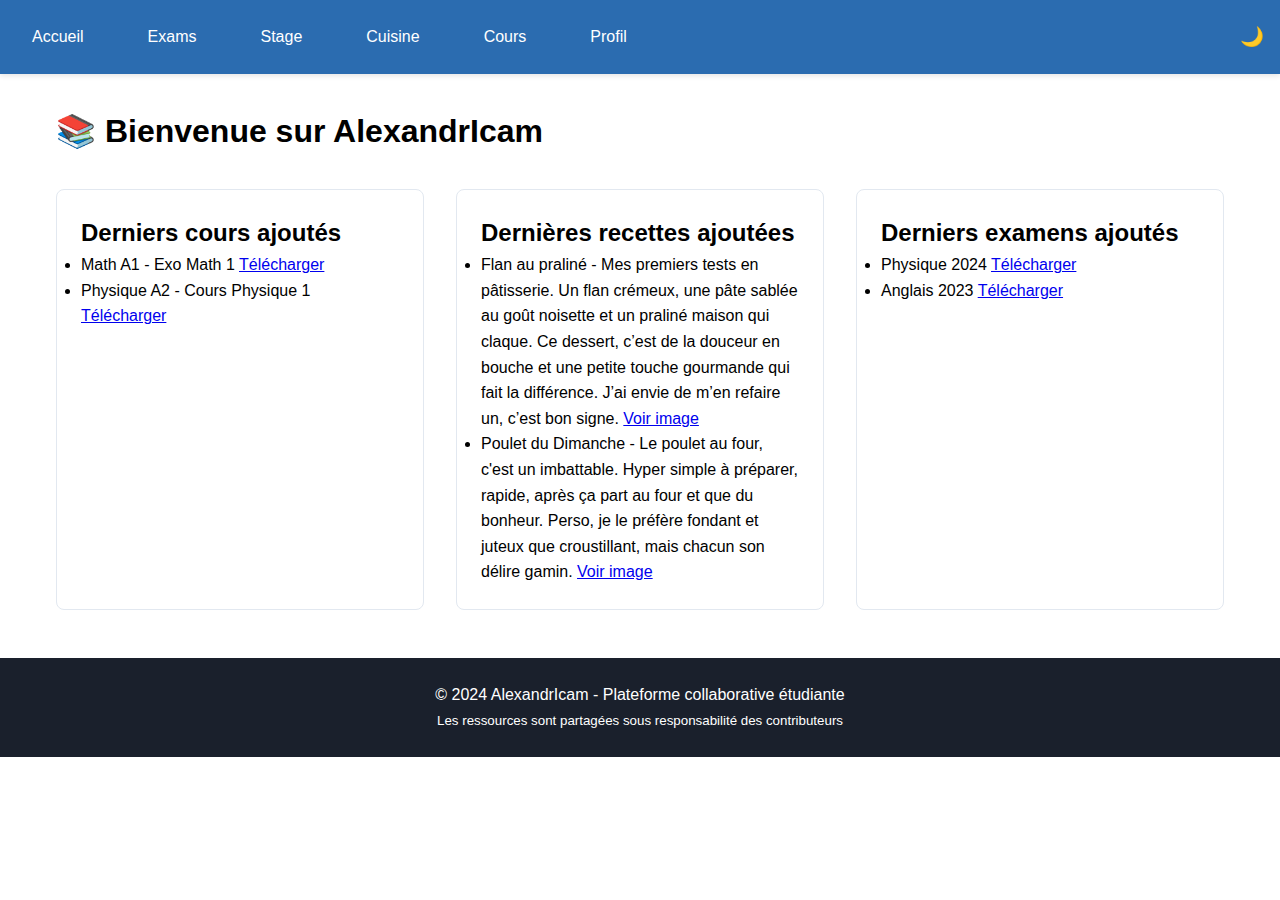
<file: index.html>
<!DOCTYPE html>
<html lang="fr">
<head>
    <meta charset="UTF-8">
    <meta name="viewport" content="width=device-width, initial-scale=1.0">
    <title>AlexandrIcam - Accueil</title>
    <style>
        /* Reset CSS basique */
        * { margin: 0; padding: 0; box-sizing: border-box; }
        body { font-family: 'Segoe UI', sans-serif; line-height: 1.6; }

        /* Mode sombre */
        body.dark-mode {
            background: #1a202c;
            color: #f7fafc;
        }

        .dark-mode header {
            background: #2d3748;
        }

        .dark-mode .card {
            background: #2d3748;
            border-color: #4a5568;
        }

        .dark-mode footer {
            background: #2d3748;
        }

        /* Header */
        header {
            background: #2b6cb0;
            padding: 1rem;
            box-shadow: 0 2px 5px rgba(0,0,0,0.1);
            display: flex;
            justify-content: space-between;
            align-items: center;
        }

        nav {
            display: flex;
            gap: 2rem;
            flex-wrap: wrap;
        }

        nav a {
            color: white;
            text-decoration: none;
            padding: 0.5rem 1rem;
            border-radius: 4px;
            transition: background 0.3s;
        }

        nav a:hover {
            background: #2c5282;
        }

        /* Bouton mode sombre */
        .dark-mode-toggle {
            background: none;
            border: none;
            color: white;
            cursor: pointer;
            font-size: 1.2rem;
        }

        /* Main content */
        main {
            max-width: 1200px;
            margin: 2rem auto;
            padding: 0 1rem;
        }

        .grid {
            display: grid;
            gap: 2rem;
            grid-template-columns: repeat(auto-fit, minmax(300px, 1fr));
            margin-top: 2rem;
        }

        .card {
            border: 1px solid #e2e8f0;
            padding: 1.5rem;
            border-radius: 8px;
            transition: transform 0.2s;
        }

        .card:hover {
            transform: translateY(-3px);
            box-shadow: 0 4px 6px -1px rgba(0, 0, 0, 0.1);
        }

        /* Footer */
        footer {
            background: #1a202c;
            color: white;
            text-align: center;
            padding: 1.5rem;
            margin-top: 3rem;
        }
    </style>
</head>
<body>
    <header>
        <nav>
            <a href="index.html" class="current">Accueil</a>
            <a href="exams.html">Exams</a>
            <a href="stage.html">Stage</a>
            <a href="cuisine.html">Cuisine</a>
            <a href="cours.html">Cours</a>
            <a href="user.html">Profil</a>
        </nav>
        <button class="dark-mode-toggle" id="dark-mode-toggle">🌙</button>
    </header>
    
    <main>
        <h1>📚 Bienvenue sur AlexandrIcam</h1>
        
        <div class="grid">
            <div class="card">
                <h2>Derniers cours ajoutés</h2>
                <ul id="cours-list"></ul>
            </div>
            
            <div class="card">
                <h2>Dernières recettes ajoutées</h2>
                <ul id="recettes-list"></ul>
            </div>

            <div class="card">
                <h2>Derniers examens ajoutés</h2>
                <ul id="exams-list"></ul>
            </div>
        </div>
    </main>

    <footer>
        <p>© 2024 AlexandrIcam - Plateforme collaborative étudiante</p>
        <small>Les ressources sont partagées sous responsabilité des contributeurs</small>
    </footer>

    <script>
        // Gestion du mode sombre
        const darkModeToggle = document.getElementById('dark-mode-toggle');
        const body = document.body;

        // Vérifier le cookie au chargement
        if (document.cookie.includes('darkMode=true')) {
            body.classList.add('dark-mode');
            darkModeToggle.textContent = '☀️';
        }

        // Basculer le mode sombre
        darkModeToggle.addEventListener('click', () => {
            body.classList.toggle('dark-mode');
            const isDarkMode = body.classList.contains('dark-mode');
            darkModeToggle.textContent = isDarkMode ? '☀️' : '🌙';
            
            // Enregistrer dans un cookie (valide 30 jours)
            document.cookie = `darkMode=${isDarkMode}; path=/; max-age=${30 * 24 * 60 * 60}`;
        });

        // Chargement des données
        async function fetchAndDisplayData() {
            try {
                const [exams, recettes, cours] = await Promise.all([
                    fetch('exams/exams.json').then(response => response.json()),
                    fetch('cuisine/recettes.json').then(response => response.json()),
                    fetch('cours/cours.json').then(response => response.json())
                ]);

                displayExams(exams.exams);
                displayRecettes(recettes);
                displayCours(cours.courses);
            } catch (error) {
                console.error("Erreur lors du chargement des données : ", error);
            }
        }

        function displayExams(data) {
            const listElement = document.getElementById('exams-list');
            const lastTwoItems = data.slice(-2);
            lastTwoItems.forEach(item => {
                const listItem = document.createElement('li');
                listItem.innerHTML = `${item.subject} ${item.year} <a href="${item.file}" target="_blank">Télécharger</a>`;
                listElement.appendChild(listItem);
            });
        }

        function displayRecettes(data) {
            const listElement = document.getElementById('recettes-list');
            const lastTwoItems = data.slice(-2);
            lastTwoItems.forEach(item => {
                const listItem = document.createElement('li');
                listItem.innerHTML = `${item.nom} - ${item.description} <a href="${item.image}" target="_blank">Voir image</a>`;
                listElement.appendChild(listItem);
            });
        }

        function displayCours(data) {
            const listElement = document.getElementById('cours-list');
            const lastTwoItems = data.slice(-2);
            lastTwoItems.forEach(item => {
                const listItem = document.createElement('li');
                listItem.innerHTML = `${item.subject} ${item.year} - ${item.title} <a href="${item.file}" target="_blank">Télécharger</a>`;
                listElement.appendChild(listItem);
            });
        }

        // Charger les données au démarrage
        window.onload = fetchAndDisplayData;
    </script>
</body>
</html>
</file>
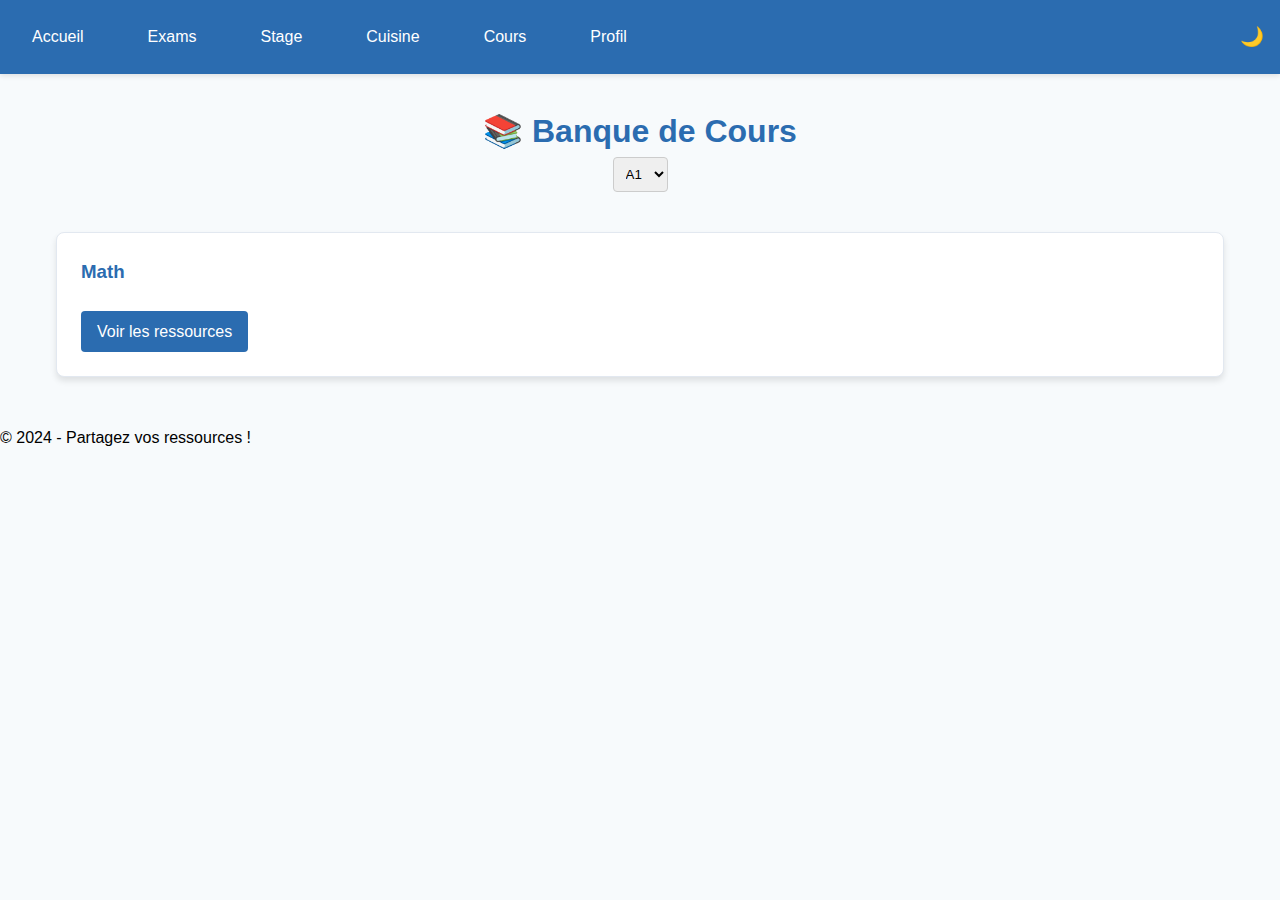
<file: cours.html>
<!DOCTYPE html>
<html lang="fr">
<head>
    <meta charset="UTF-8">
    <meta name="viewport" content="width=device-width, initial-scale=1.0">
    <title>Banque de Cours</title>
    <style>
        /* Reset CSS basique */
        * { margin: 0; padding: 0; box-sizing: border-box; }
        body { font-family: 'Segoe UI', sans-serif; line-height: 1.6; }

        /* Mode sombre */
        body.dark-mode {
            background: #1a202c;
            color: #f7fafc;
        }

        .dark-mode header {
            background: #2d3748;
        }

        .dark-mode .card {
            background: #2d3748;
            border-color: #4a5568;
        }

        .dark-mode footer {
            background: #2d3748;
        }

        /* Bouton mode sombre */
        .dark-mode-toggle {
            background: none;
            border: none;
            color: white;
            cursor: pointer;
            font-size: 1.2rem;
        }

        body {
            font-family: 'Segoe UI', sans-serif;
            margin: 0;
            padding: 0;
            background: #f7fafc;
        }

        /* Header */
        header {
            background: #2b6cb0;
            padding: 1rem;
            box-shadow: 0 2px 5px rgba(0,0,0,0.1);
            display: flex;
            justify-content: space-between;
            align-items: center;
        }

        nav {
            display: flex;
            gap: 2rem;
            flex-wrap: wrap;
        }

        nav a {
            color: white;
            text-decoration: none;
            padding: 0.5rem 1rem;
            border-radius: 4px;
            transition: background 0.3s;
        }

        nav a:hover {
            background: #2c5282;
        }

        main {
            max-width: 1200px;
            margin: 2rem auto;
            padding: 0 1rem;
            text-align: center;
        }

        h1 {
            color: #2b6cb0;
        }

        select {
            padding: 0.5rem;
            border-radius: 4px;
            border: 1px solid #ccc;
            margin-bottom: 1.5rem;
        }

        .subjects-grid {
            display: grid;
            grid-template-columns: repeat(auto-fit, minmax(300px, 1fr));
            gap: 2rem;
            margin-top: 1rem;
        }

        .subject-card {
            border: 1px solid #e2e8f0;
            border-radius: 8px;
            overflow: hidden;
            background: white;
            box-shadow: 0px 4px 6px rgba(0, 0, 0, 0.1);
            padding: 1.5rem;
            text-align: left;
        }

        .subject-card h3 {
            color: #2b6cb0;
            margin-bottom: 0.5rem;
        }

        .subject-card a {
            display: inline-block;
            margin-top: 1rem;
            padding: 0.5rem 1rem;
            background: #2b6cb0;
            color: white;
            text-decoration: none;
            border-radius: 4px;
            transition: background 0.2s;
        }

        .subject-card a:hover {
            background: #1e4a79;
        }

        .resource-type {
            margin-top: 1rem;
            display: flex;
            justify-content: space-around;
        }

        .resource-type button {
            padding: 0.5rem 1rem;
            background: #2b6cb0;
            color: white;
            border: none;
            border-radius: 4px;
            cursor: pointer;
        }

        .resource-type button:hover {
            background: #1e4a79;
        }

        .correction {
            color: green;
            font-weight: bold;
        }
        
    </style>
</head>
<body>
    <header>
        <nav>
            <a href="/">Accueil</a>
            <a href="exams.html">Exams</a>
            <a href="stage.html">Stage</a>
            <a href="cuisine.html">Cuisine</a>
            <a href="cours.html" class="current">Cours</a>
            <a href="user.html">Profil</a>
        </nav>
        <button class="dark-mode-toggle" id="dark-mode-toggle">🌙</button>
    </header>

    <main>
        <h1>📚 Banque de Cours</h1>

        <select id="yearFilter">
            <option value="A1">A1</option>
            <option value="A2">A2</option>
            <option value="A3">A3</option>
            <option value="A4">A4</option>
            <option value="A5">A5</option>
        </select>

        <div class="subjects-grid" id="subjectsGrid"></div>

        <div id="resourceTypes" class="resource-type" style="display: none;">
            <button id="tpButton">TP</button>
            <button id="tdButton">TD</button>
            <button id="exosButton">Exos</button>
            <button id="coursButton">Cours</button>
            <button id="evalButton">Eval</button>
            <button id="ressourcesButton">Ressources</button>
        </div>

        <div id="resourcesGrid" class="subjects-grid"></div>
    </main>

    <footer>
        <p>© 2024 - Partagez vos ressources !</p>
    </footer>

    <script>
        // Gestion du mode sombre
        const darkModeToggle = document.getElementById('dark-mode-toggle');
        const body = document.body;

        // Vérifier le cookie au chargement
        if (document.cookie.includes('darkMode=true')) {
            body.classList.add('dark-mode');
            darkModeToggle.textContent = '☀️';
        }

        // Basculer le mode sombre
        darkModeToggle.addEventListener('click', () => {
            body.classList.toggle('dark-mode');
            const isDarkMode = body.classList.contains('dark-mode');
            darkModeToggle.textContent = isDarkMode ? '☀️' : '🌙';
            
            // Enregistrer dans un cookie (valide 30 jours)
            document.cookie = `darkMode=${isDarkMode}; path=/; max-age=${30 * 24 * 60 * 60}`;
        });

        document.addEventListener("DOMContentLoaded", function () {
            const yearFilter = document.getElementById("yearFilter");
            const subjectsGrid = document.getElementById("subjectsGrid");
            const resourceTypes = document.getElementById("resourceTypes");
            const resourcesGrid = document.getElementById("resourcesGrid");

            let selectedYear = yearFilter.value;
            let selectedSubject = null;
            let selectedResourceType = null;

            // 🔄 Charger le JSON
            fetch("cours/cours.json")
                .then(response => response.json())
                .then(data => {
                    const courses = data.courses;

                    // 🏷️ Remplir les matières en fonction de l'année
                    function updateSubjects() {
                        subjectsGrid.innerHTML = "";
                        const subjects = [...new Set(courses.filter(course => course.year === selectedYear).map(course => course.subject))];

                        subjects.forEach(subject => {
                            const card = document.createElement("div");
                            card.classList.add("subject-card");
                            card.innerHTML = `
                                <h3>${subject}</h3>
                                <a href="#" class="view-resources">Voir les ressources</a>
                            `;
                            card.querySelector(".view-resources").addEventListener("click", function () {
                                selectedSubject = subject;
                                resourceTypes.style.display = "block";
                            });
                            subjectsGrid.appendChild(card);
                        });
                    }

                    // 🎯 Filtrage par année
                    yearFilter.addEventListener("change", function () {
                        selectedYear = yearFilter.value;
                        updateSubjects();
                        resourceTypes.style.display = "none";
                        resourcesGrid.innerHTML = "";
                    });

                    // 💾 Afficher les ressources selon le type sélectionné
                    function showResources(type) {
                        selectedResourceType = type;
                        resourcesGrid.innerHTML = "";
                        const resources = courses.filter(course =>
                            course.year === selectedYear && course.subject === selectedSubject && course.type === selectedResourceType
                        );

                        resources.forEach(resource => {
                            const card = document.createElement("div");
                            card.classList.add("subject-card");
                            card.innerHTML = `
                                <h3>${resource.title}</h3>
                                <a href="${resource.file}" target="_blank">📂 Télécharger</a>
                            `;
                            resourcesGrid.appendChild(card);
                        });
                    }

                    // 🏁 Initial display
                    updateSubjects();

                    // 🎯 Affichage des ressources selon le type choisi
                    document.getElementById("tpButton").addEventListener("click", function () {
                        showResources("TP");
                    });
                    document.getElementById("tdButton").addEventListener("click", function () {
                        showResources("TD");
                    });
                    document.getElementById("exosButton").addEventListener("click", function () {
                        showResources("Exos");
                    });
                    document.getElementById("coursButton").addEventListener("click", function () {
                        showResources("Cours");
                    });
                    document.getElementById("evalButton").addEventListener("click", function () {
                        showResources("Eval");
                    });
                    document.getElementById("ressourcesButton").addEventListener("click", function () {
                        showResources("Ressources");
                    });
                });
        });
    </script>
</body>
</html>
</file>
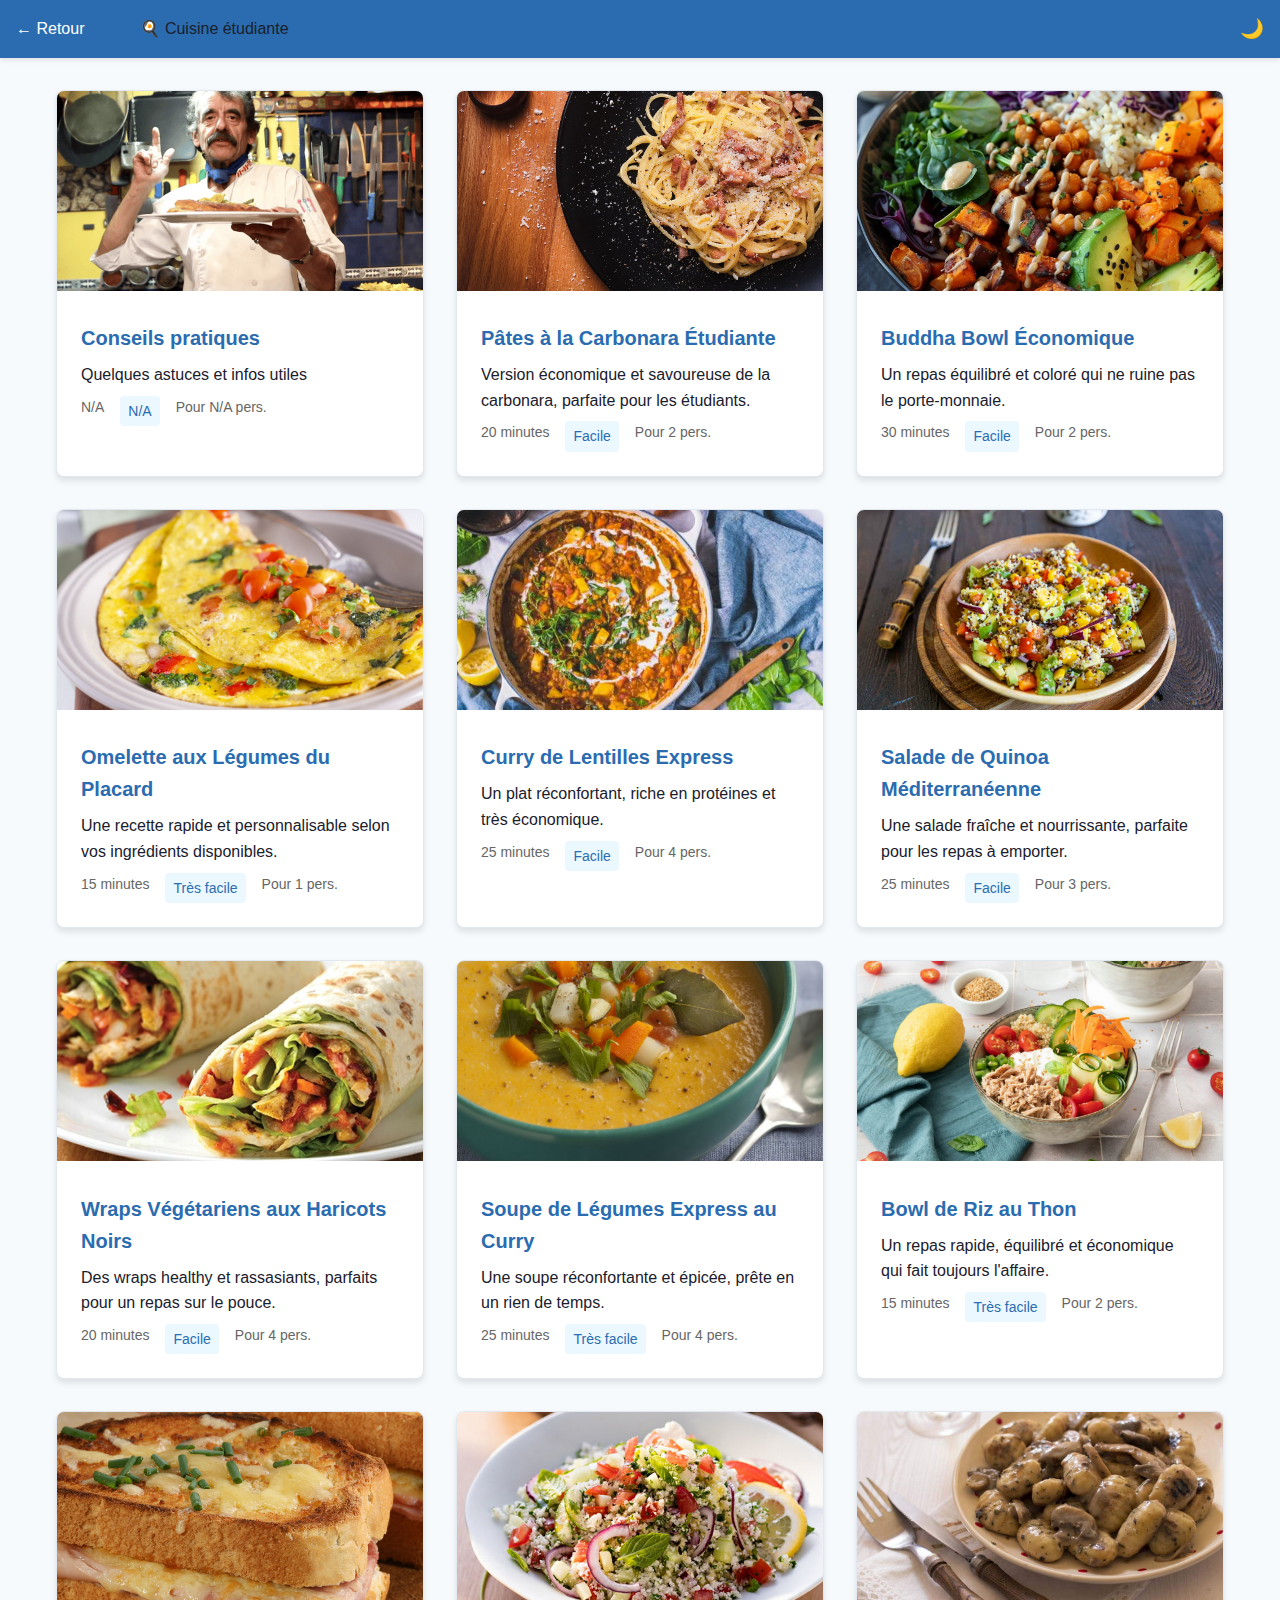
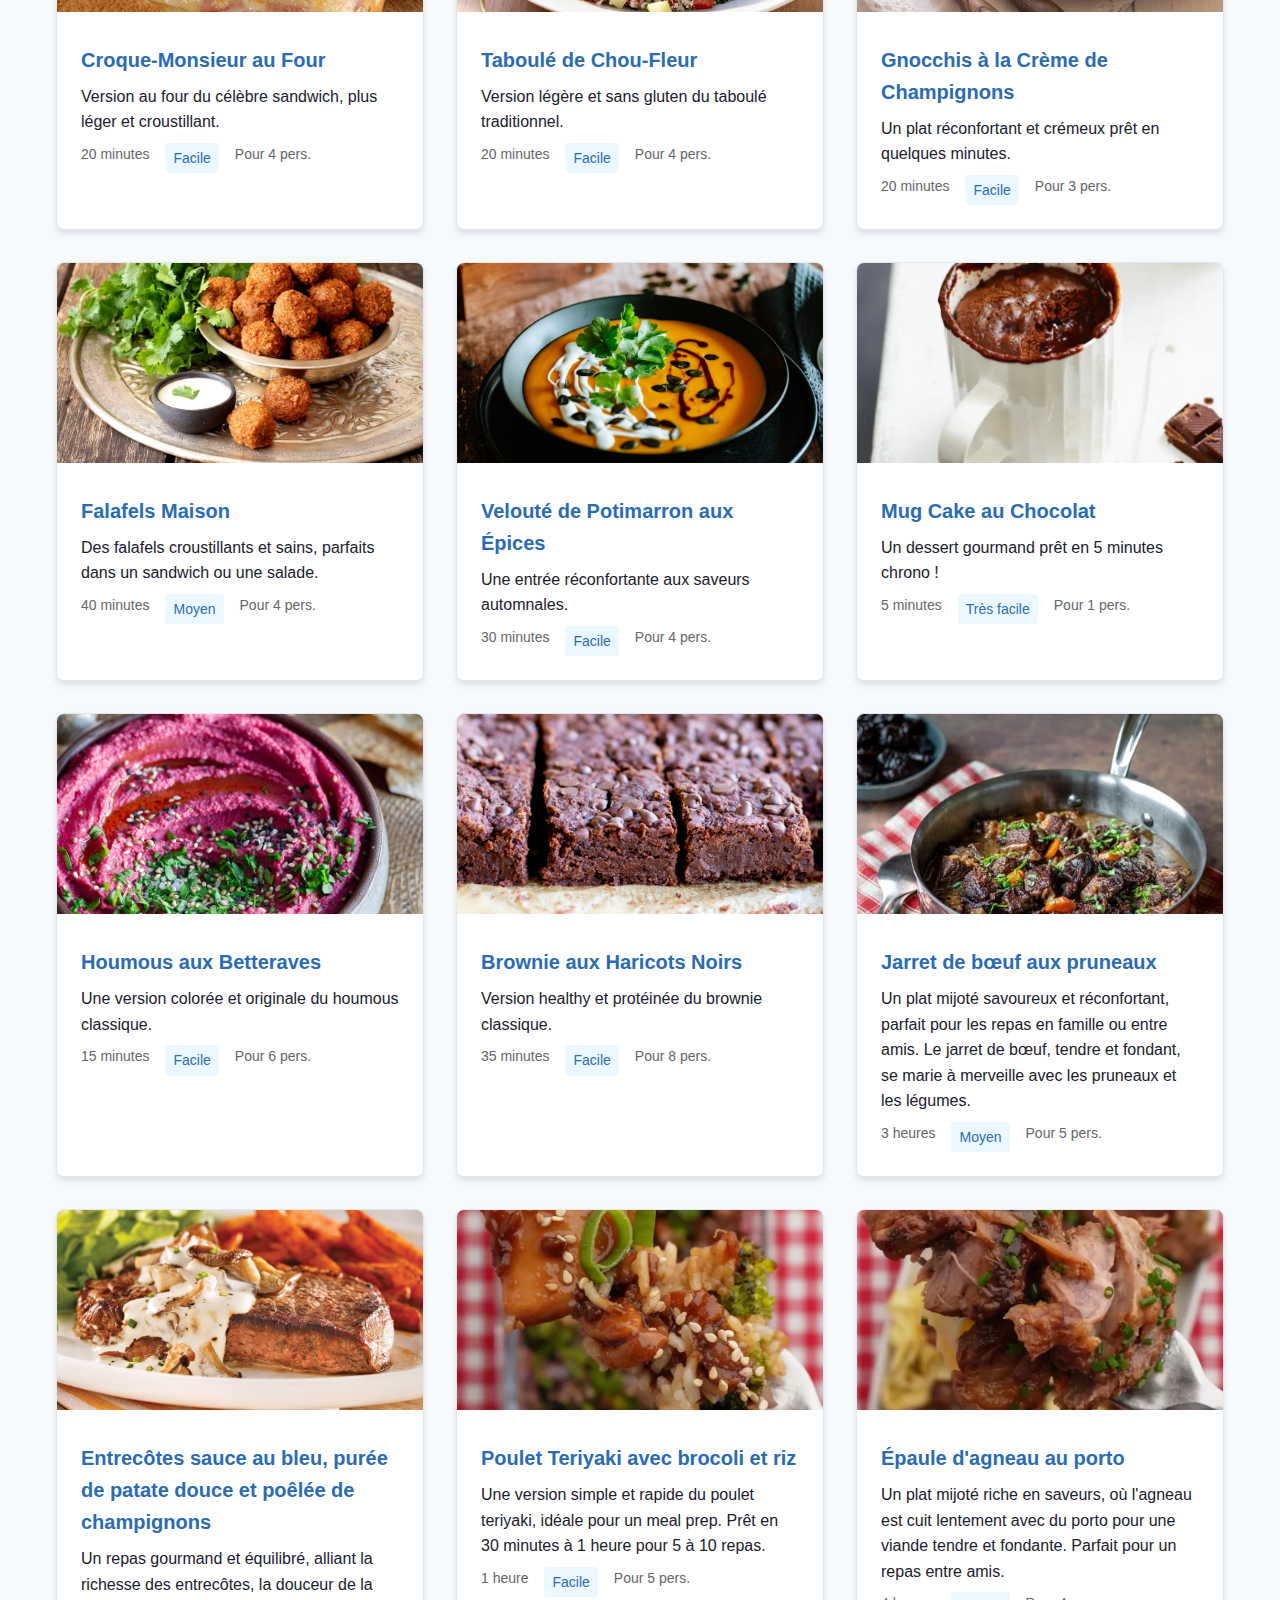
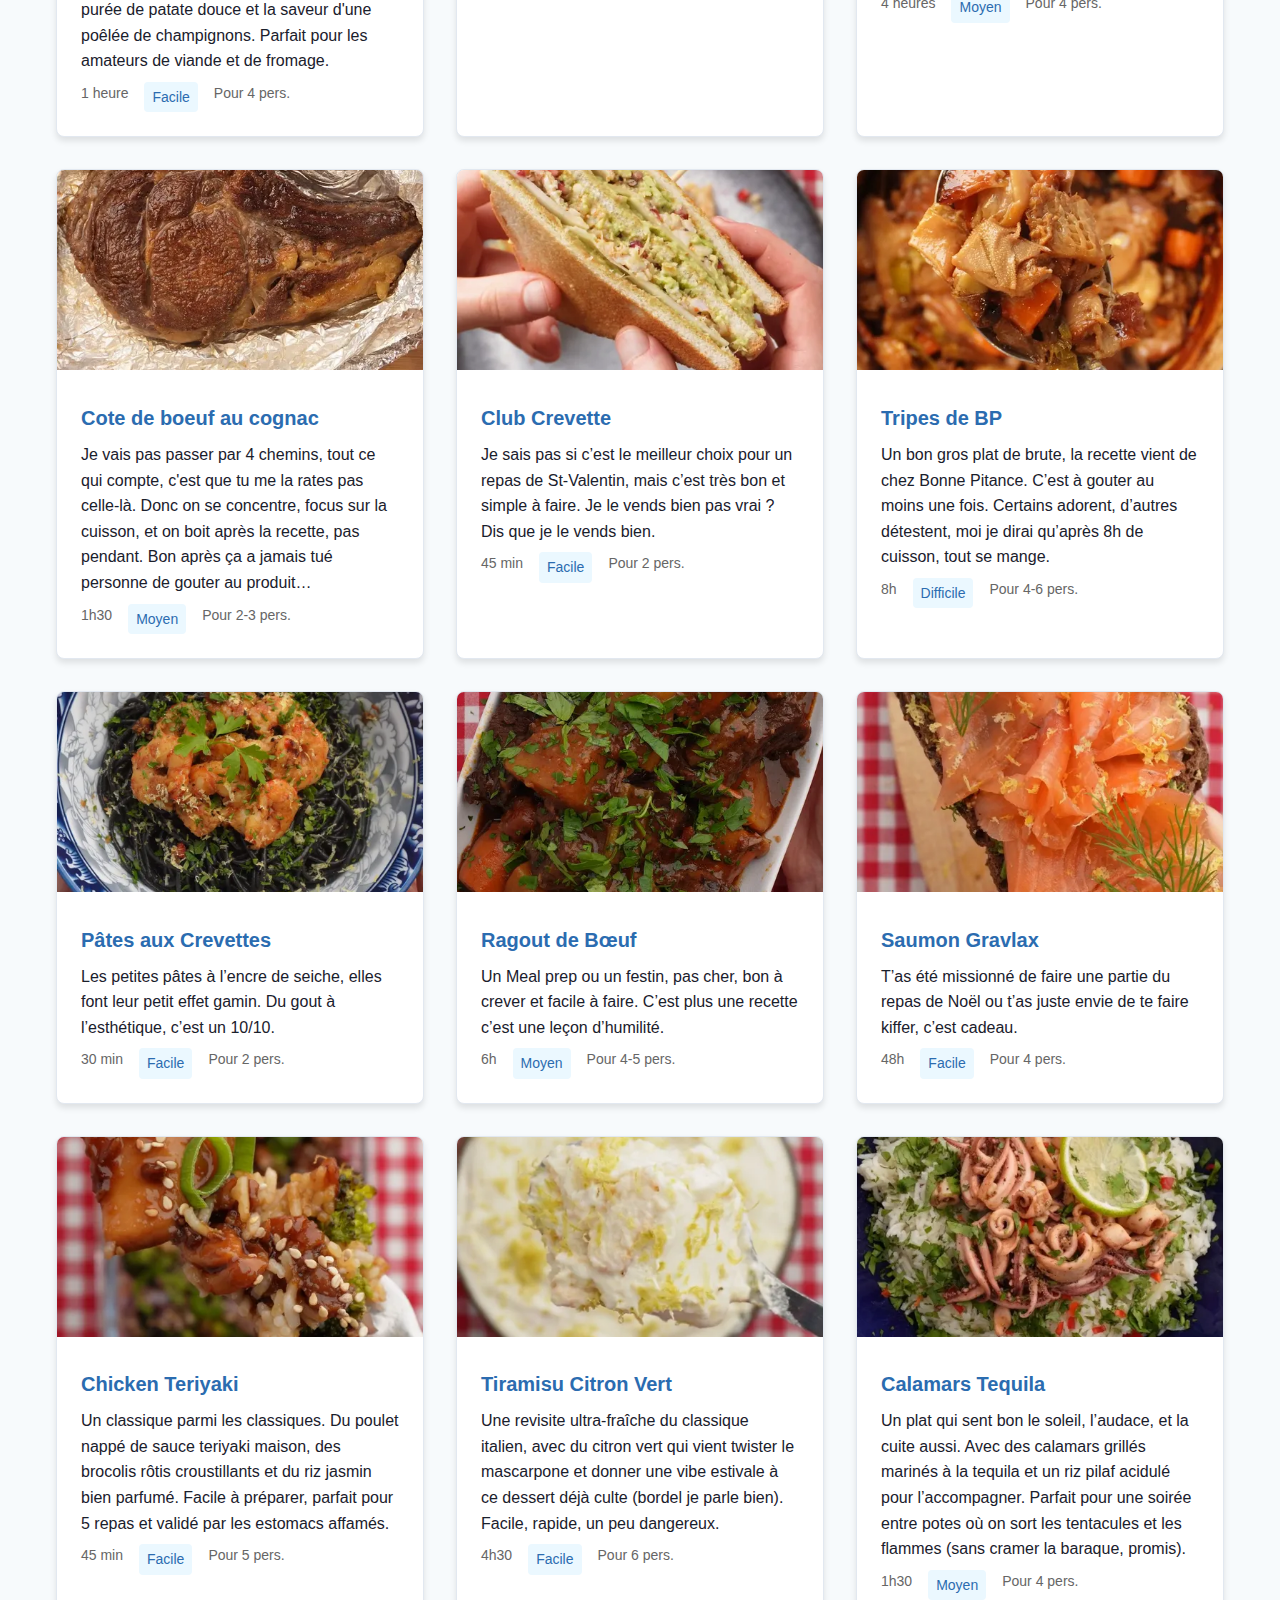
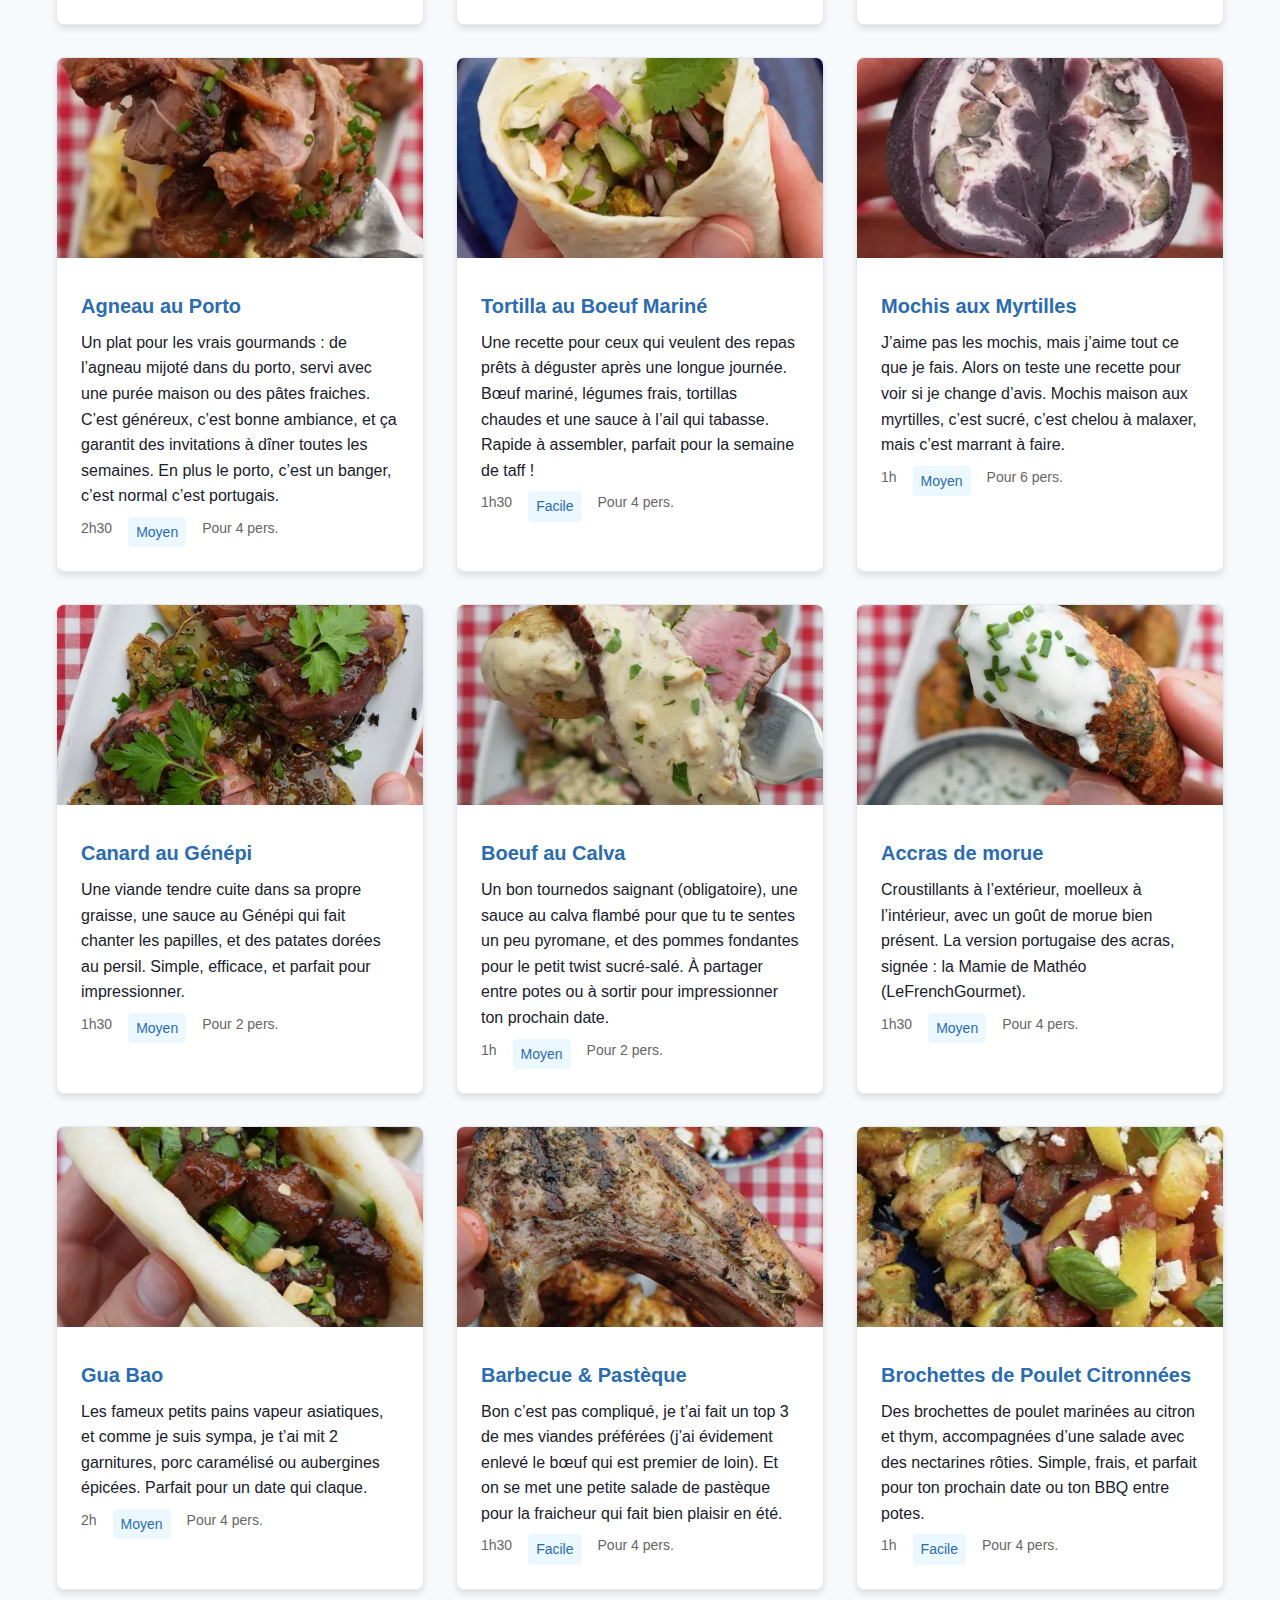
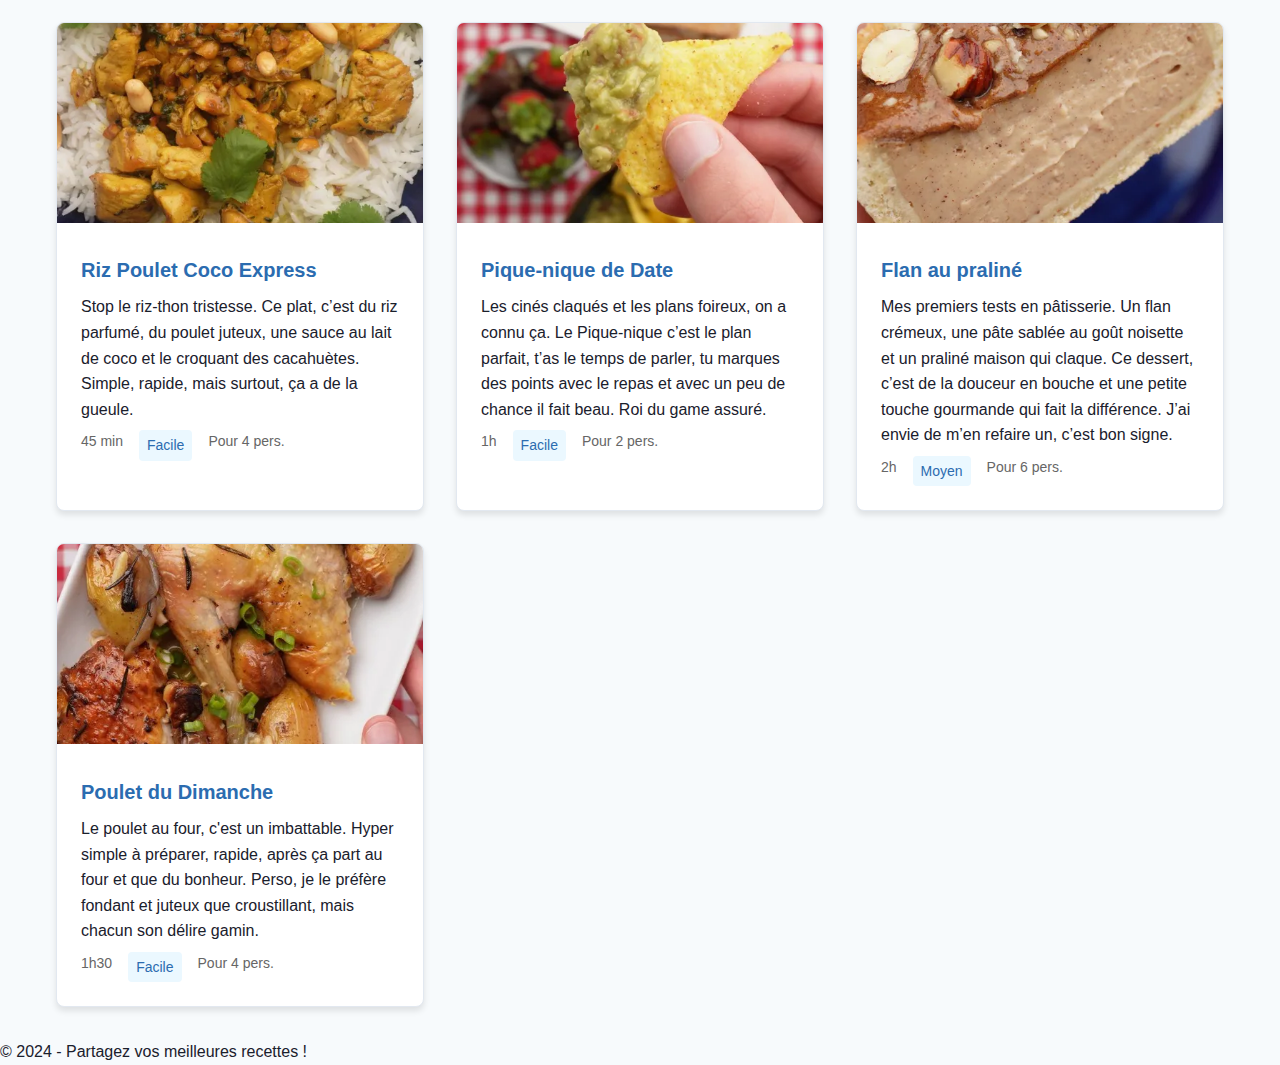
<file: cuisine.html>
<!DOCTYPE html>
<html lang="fr">
<head>
    <meta charset="UTF-8">
    <meta name="viewport" content="width=device-width, initial-scale=1.0">
    <title>Cuisine étudiante</title>
    <style>
        /* .recettes {
            border: 2px solid red;
        } */

        /* Reset CSS basique */
        * { margin: 0; padding: 0; box-sizing: border-box; }
        body { font-family: 'Segoe UI', sans-serif; line-height: 1.6; }

        /* Mode sombre */
        body.dark-mode {
            background: #1a202c;
            color: black; /* Correction : texte en blanc pour le mode sombre */
        }

        .dark-mode header {
            background: #2d3748;
            color: white;
        }

        .dark-mode .card {
            background: #2d3748;
            border-color: #4a5568;
            color: black; /* Correction : texte en blanc pour le mode sombre */
        }

        .dark-mode footer {
            background: #2d3748;
            color: black;
            text-align: center;
        }

        /* Bouton mode sombre */
        .dark-mode-toggle {
            background: none;
            border: none;
            cursor: pointer;
            font-size: 1.2rem;
            color: inherit; /* Utilisation de la couleur héritée pour s'adapter au mode sombre */
        }

        /* Styles communs */
        body { 
            font-family: 'Segoe UI', sans-serif; 
            margin: 0; 
            padding: 0; 
            background: #f7fafc;
            color: #1a202c; /* Couleur de texte par défaut */
        }
        
        /* Header */
        header {
            background: #2b6cb0;
            padding: 1rem;
            box-shadow: 0 2px 5px rgba(0,0,0,0.1);
            display: flex;
            justify-content: space-between;
            align-items: center;
        }

        nav {
            display: flex;
            gap: 2rem;
            flex-wrap: wrap;
        }
        
        nav a { 
            color: white; 
            text-decoration: none; 
            margin-right: 1.5rem; 
        }

        nav a:hover {
            background: #2c5282;
        }

        /* Conteneur des recettes */
        .recettes {
            max-width: 1200px;
            margin: 2rem auto;
            padding: 0 1rem;
            display: grid;
            gap: 2rem;
            grid-template-columns: repeat(auto-fit, minmax(300px, 1fr));
        }

        /* Carte recette */
        .recette-card {
            border: 1px solid #e2e8f0;
            border-radius: 8px;
            overflow: hidden;
            transition: transform 0.2s;
            background: white;
            box-shadow: 0px 4px 6px rgba(0, 0, 0, 0.1);
            cursor: pointer;
        }

        .recette-card:hover {
            transform: translateY(-3px);
        }

        .recette-image {
            width: 100%;
            height: 200px;
            object-fit: cover;
        }

        .recette-content {
            padding: 1.5rem;
        }

        .recette-content h2 {
            color: #2b6cb0;
            margin-bottom: 0.5rem;
            font-size: 1.25rem;
        }

        .meta-info {
            display: flex;
            gap: 1rem;
            font-size: 0.875rem;
            color: #666;
            margin-top: 0.5rem;
        }

        .difficulty {
            padding: 0.25rem 0.5rem;
            border-radius: 4px;
            background: #ebf8ff;
            color: #2b6cb0;
        }

        /* Modal (popup) */
        .modal {
            display: none;
            position: fixed;
            top: 0;
            left: 0;
            width: 100%;
            height: 100%;
            background: rgba(0, 0, 0, 0.6);
            justify-content: center;
            align-items: flex-start;
            overflow-y: auto;
            padding: 2rem 0;
        }

        .modal-content {
            background: white;
            padding: 2rem;
            border-radius: 8px;
            max-width: 800px;
            width: 90%;
            position: relative;
            margin: auto;
        }

        .modal-content h2 {
            margin-top: 0;
            color: #2b6cb0;
        }

        .close-btn {
            position: absolute;
            top: 1rem;
            right: 1rem;
            font-size: 1.5rem;
            cursor: pointer;
            color: #2b6cb0;
            background: none;
            border: none;
            padding: 0.5rem;
        }

        .recipe-steps {
            list-style-position: inside;
            padding-left: 0;
        }

        .recipe-steps li {
            margin-bottom: 0.5rem;
            padding: 0.5rem;
            background: #f8fafc;
            border-radius: 4px;
        }

        .nutritional-info {
            display: grid;
            grid-template-columns: repeat(auto-fit, minmax(120px, 1fr));
            gap: 1rem;
            margin: 1rem 0;
        }

        .nutrition-item {
            padding: 1rem;
            background: #f8fafc;
            border-radius: 4px;
            text-align: center;
        }

        .nutrition-item span {
            display: block;
            font-weight: bold;
            color: #2b6cb0;
        }

        .tips {
            background: #ebf8ff;
            padding: 1rem;
            border-radius: 4px;
            margin: 1rem 0;
        }
    </style>
</head>
<body>
    <header>
        <nav>
            <a href="index.html">← Retour</a>
            <span>🍳 Cuisine étudiante</span>
        </nav>
        <button class="dark-mode-toggle" id="dark-mode-toggle">🌙</button>
    </header>

    <div class="recettes" id="recettes-container"></div>

    <!-- Modal pour afficher la recette -->
    <div class="modal" id="modal">
        <div class="modal-content">
            <button class="close-btn" id="close-modal">&times;</button>
            <h2 id="modal-title"></h2>
            <p id="modal-description"></p>
            
            <div class="meta-info">
                <span id="modal-temps-total"></span>
                <span id="modal-difficulte"></span>
                <span id="modal-cout"></span>
                <span id="modal-portions"></span>
            </div>

            <div class="nutritional-info" id="modal-nutrition"></div>

            <h3>Ingrédients</h3>
            <ul id="modal-ingredients"></ul>

            <h3>Étapes</h3>
            <ol class="recipe-steps" id="modal-steps"></ol>

            <div class="tips">
                <h3>Conseils</h3>
                <ul id="modal-tips"></ul>
            </div>

            <p><strong>Conservation :</strong> <span id="modal-conservation"></span></p>
        </div>
    </div>

    <footer>
        <p>© 2024 - Partagez vos meilleures recettes !</p>
    </footer>

    <script>
        // Gestion du mode sombre
        const darkModeToggle = document.getElementById('dark-mode-toggle');
        const body = document.body;

        // Vérifier le cookie au chargement
        if (document.cookie.includes('darkMode=true')) {
            body.classList.add('dark-mode');
            darkModeToggle.textContent = '☀️';
        }

        // Basculer le mode sombre
        darkModeToggle.addEventListener('click', () => {
            body.classList.toggle('dark-mode');
            const isDarkMode = body.classList.contains('dark-mode');
            darkModeToggle.textContent = isDarkMode ? '☀️' : '🌙';
            
            // Enregistrer dans un cookie (valide 30 jours)
            document.cookie = `darkMode=${isDarkMode}; path=/; max-age=${30 * 24 * 60 * 60}`;
        });

        document.addEventListener("DOMContentLoaded", function () {
            const container = document.getElementById("recettes-container");
            const modal = document.getElementById("modal");
            const closeModal = document.getElementById("close-modal");

            // Charger les recettes depuis le fichier JSON
            fetch("cuisine/recettes.json")
                .then(response => response.json())
                .then(recettes => {
                    recettes.forEach(recette => {
                        const card = document.createElement("article"); // j'ai changé le chemin de l'image
                        card.classList.add("recette-card");
                        card.innerHTML = `
                            <img src="https://korokira.github.io/AlexandrICAM_Revival/${recette.image}" alt="${recette.nom}" class="recette-image"> 
                            <div class="recette-content">
                                <h2>${recette.nom}</h2>
                                <p>${recette.description}</p>
                                <div class="meta-info">
                                    <span>${recette.temps_total}</span>
                                    <span class="difficulty">${recette.difficulte}</span>
                                    <span>Pour ${recette.portions} pers.</span>
                                </div>
                            </div>
                        `;

                        card.addEventListener("click", () => {
                            // Remplir les informations de la modal
                            document.getElementById("modal-title").textContent = recette.nom;
                            document.getElementById("modal-description").textContent = recette.description;
                            document.getElementById("modal-temps-total").textContent = `⏱️ ${recette.temps_total}`;
                            document.getElementById("modal-difficulte").textContent = `📊 ${recette.difficulte}`;
                            document.getElementById("modal-cout").textContent = `💰 ${recette.cout}`;
                            document.getElementById("modal-portions").textContent = `👥 ${recette.portions} portions`;
                            document.getElementById("modal-conservation").textContent = recette.conservation;

                            // Remplir les valeurs nutritives
                            const nutritionContainer = document.getElementById("modal-nutrition");
                            nutritionContainer.innerHTML = "";
                            Object.entries(recette.valeurs_nutritives).forEach(([key, value]) => {
                                const div = document.createElement("div");
                                div.className = "nutrition-item";
                                div.innerHTML = `
                                    <span>${value}</span>
                                    ${key}
                                `;
                                nutritionContainer.appendChild(div);
                            });

                            // Remplir les ingrédients
                            const ingredientsList = document.getElementById("modal-ingredients");
                            ingredientsList.innerHTML = "";
                            recette.ingredients.forEach(ingredient => {
                                const li = document.createElement("li");
                                li.textContent = ingredient;
                                ingredientsList.appendChild(li);
                            });

                            // Remplir les étapes
                            const stepsList = document.getElementById("modal-steps");
                            stepsList.innerHTML = "";
                            recette.etapes.forEach(etape => {
                                const li = document.createElement("li");
                                li.textContent = etape;
                                stepsList.appendChild(li);
                            });

                            // Remplir les conseils
                            const tipsList = document.getElementById("modal-tips");
                            tipsList.innerHTML = "";
                            recette.conseils.forEach(conseil => {
                                const li = document.createElement("li");
                                li.textContent = conseil;
                                tipsList.appendChild(li);
                            });

                            modal.style.display = "flex";
                        });

                        container.appendChild(card);
                    });

                    // Fermer la modal
                    closeModal.addEventListener("click", () => {
                        modal.style.display = "none";
                    });

                    modal.addEventListener("click", (event) => {
                        if (event.target === modal) {
                            modal.style.display = "none";
                        }
                    });
                })
                .catch(error => console.error("Erreur lors du chargement des recettes:", error));
        });
    </script>
</body>
</html>
</file>
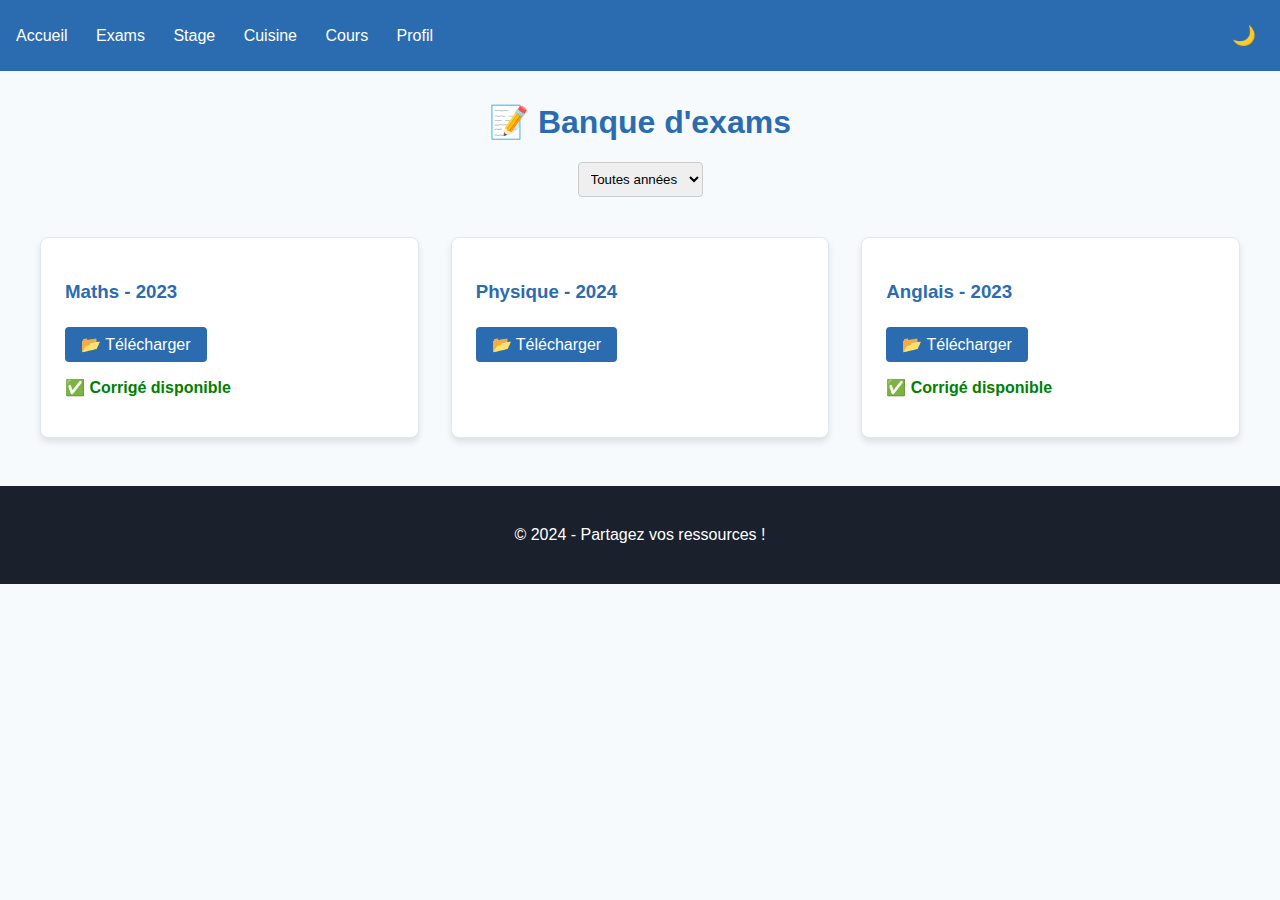
<file: exams.html>
<!DOCTYPE html>
<html lang="fr">
<head>
    <meta charset="UTF-8">
    <meta name="viewport" content="width=device-width, initial-scale=1.0">
    <title>Banque d'exams</title>
    <style>
        body {
            font-family: 'Segoe UI', sans-serif;
            margin: 0;
            padding: 0;
            background: #f7fafc;
            transition: background 0.3s, color 0.3s;
        }

        /* Mode sombre */
        body.dark-mode {
            background: #1a202c;
            color: #f7fafc;
        }

        .dark-mode header,
        .dark-mode footer {
            background: #2d3748;
        }

        .dark-mode .exam-card {
            background: #2d3748;
            border-color: #4a5568;
        }

        .dark-mode select {
            background: #4a5568;
            color: white;
            border-color: #718096;
        }

        header {
            background: #2b6cb0;
            padding: 1rem;
            display: flex;
            justify-content: space-between;
            align-items: center;
        }

        nav a {
            color: white;
            text-decoration: none;
            margin-right: 1.5rem;
        }

        .dark-mode-toggle {
            background: none;
            border: none;
            color: white;
            cursor: pointer;
            font-size: 1.2rem;
            padding: 0.5rem;
        }

        main {
            max-width: 1200px;
            margin: 2rem auto;
            padding: 0 1rem;
            text-align: center;
        }

        h1 {
            color: #2b6cb0;
        }

        .dark-mode h1 {
            color: #63b3ed;
        }

        select {
            padding: 0.5rem;
            border-radius: 4px;
            border: 1px solid #ccc;
            margin-bottom: 1.5rem;
            transition: all 0.3s;
        }

        .exams-grid {
            display: grid;
            grid-template-columns: repeat(auto-fit, minmax(300px, 1fr));
            gap: 2rem;
            margin-top: 1rem;
        }

        .exam-card {
            border: 1px solid #e2e8f0;
            border-radius: 8px;
            overflow: hidden;
            background: white;
            box-shadow: 0px 4px 6px rgba(0, 0, 0, 0.1);
            padding: 1.5rem;
            text-align: left;
            transition: all 0.3s;
        }

        .exam-card h3 {
            color: #2b6cb0;
            margin-bottom: 0.5rem;
        }

        .dark-mode .exam-card h3 {
            color: #63b3ed;
        }

        .exam-card a {
            display: inline-block;
            margin-top: 1rem;
            padding: 0.5rem 1rem;
            background: #2b6cb0;
            color: white;
            text-decoration: none;
            border-radius: 4px;
            transition: background 0.2s;
        }

        .dark-mode .exam-card a {
            background: #4299e1;
        }

        .exam-card a:hover {
            background: #1e4a79;
        }

        .correction {
            color: green;
            font-weight: bold;
        }

        footer {
            background: #1a202c;
            color: white;
            text-align: center;
            padding: 1.5rem;
            margin-top: 3rem;
        }
    </style>
</head>
<body>
    <header>
        <nav>
            <a href="/">Accueil</a>
            <a href="exams.html" class="current">Exams</a>
            <a href="stage.html">Stage</a>
            <a href="cuisine.html">Cuisine</a>
            <a href="cours.html">Cours</a>
            <a href="user.html">Profil</a>
        </nav>
        <button class="dark-mode-toggle" id="dark-mode-toggle">🌙</button>
    </header>

    <main>
        <h1>📝 Banque d'exams</h1>
        
        <select id="yearFilter">
            <option value="all">Toutes années</option>
        </select>

        <div class="exams-grid" id="examsGrid"></div>
    </main>

    <footer>
        <p>© 2024 - Partagez vos ressources !</p>
    </footer>

    <script>
        // Gestion du mode sombre
        const darkModeToggle = document.getElementById('dark-mode-toggle');
        const body = document.body;

        // Vérifier le cookie au chargement
        if (document.cookie.includes('darkMode=true')) {
            body.classList.add('dark-mode');
            darkModeToggle.textContent = '☀️';
        }

        // Basculer le mode sombre
        darkModeToggle.addEventListener('click', () => {
            body.classList.toggle('dark-mode');
            const isDarkMode = body.classList.contains('dark-mode');
            darkModeToggle.textContent = isDarkMode ? '☀️' : '🌙';
            
            // Enregistrer dans un cookie (30 jours)
            document.cookie = `darkMode=${isDarkMode}; path=/; max-age=${30 * 24 * 60 * 60}`;
        });

        // Chargement des exams
        document.addEventListener("DOMContentLoaded", function () {
            const examsGrid = document.getElementById("examsGrid");
            const yearFilter = document.getElementById("yearFilter");

            fetch("exams/exams.json")
                .then(response => response.json())
                .then(data => {
                    const exams = data.exams;

                    const years = [...new Set(exams.map(exam => exam.year))].sort().reverse();
                    years.forEach(year => {
                        const option = document.createElement("option");
                        option.value = year;
                        option.textContent = year;
                        yearFilter.appendChild(option);
                    });

                    renderExams("all", exams);

                    yearFilter.addEventListener("change", function () {
                        renderExams(yearFilter.value, exams);
                    });
                });

            function renderExams(filterYear, exams) {
                examsGrid.innerHTML = "";
                exams.filter(exam => filterYear === "all" || exam.year === filterYear)
                    .forEach(exam => {
                        const card = document.createElement("div");
                        card.classList.add("exam-card");
                        card.innerHTML = `
                            <h3>${exam.subject} - ${exam.year}</h3>
                            <a href="${exam.file}" target="_blank">📂 Télécharger</a>
                            ${exam.hasCorrection ? '<p class="correction">✅ Corrigé disponible</p>' : ''}
                        `;
                        examsGrid.appendChild(card);
                    });
            }
        });
    </script>
</body>
</html>
</file>
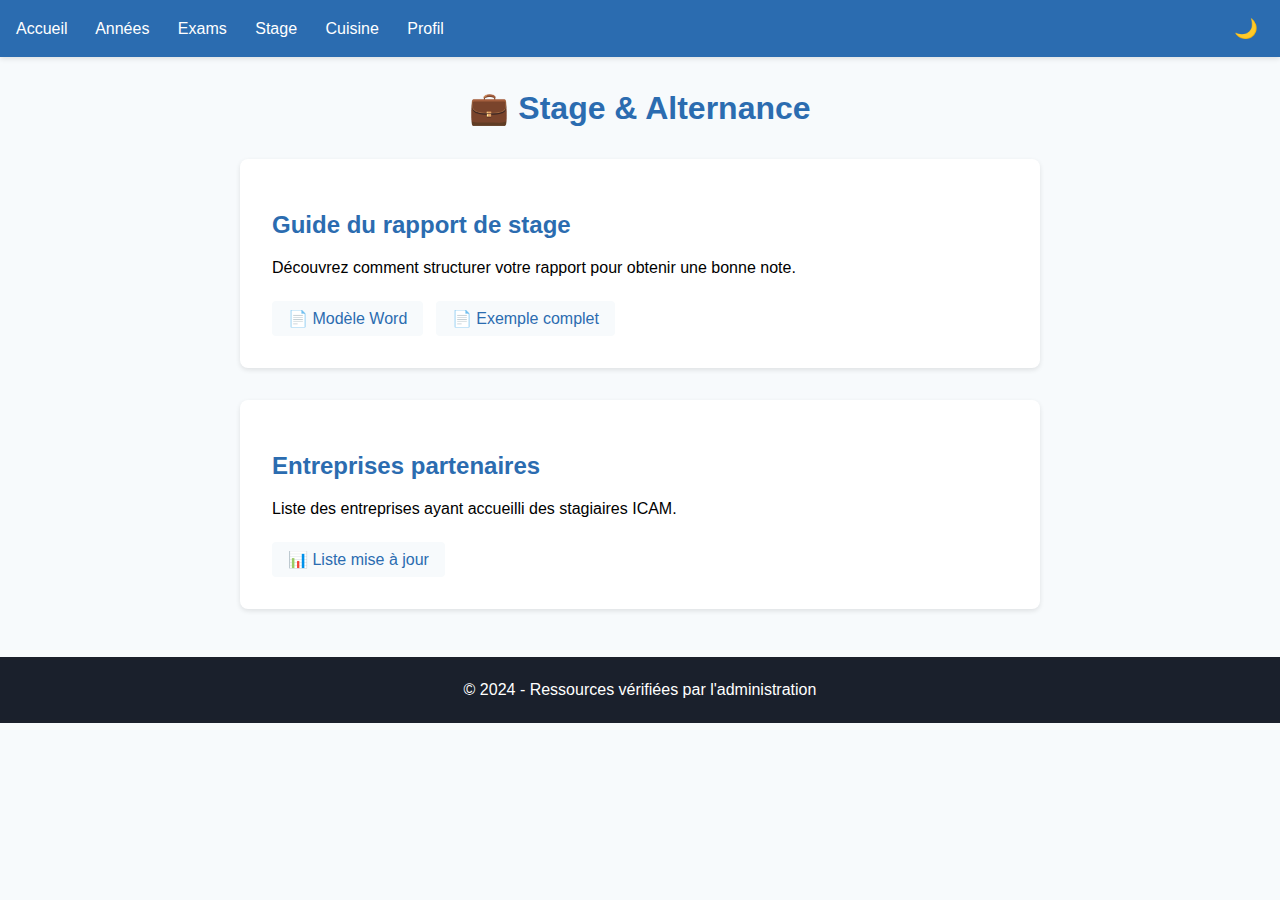
<file: stage.html>
<!DOCTYPE html>
<html lang="fr">
<head>
    <meta charset="UTF-8">
    <meta name="viewport" content="width=device-width, initial-scale=1.0">
    <title>Stage & Alternance</title>
    <style>
        /* Mode sombre */
        body.dark-mode {
            background: #1a202c;
            color: black;
        }

        .dark-mode header {
            background: #2d3748;
            color: black;
        }

        .dark-mode .card {
            background: #2d3748;
            border-color: #4a5568;
            color: black;
        }

        .dark-mode footer {
            background: #2d3748;
            color: black;
        }

        /* Bouton mode sombre */
        .dark-mode-toggle {
            background: none;
            border: none;
            cursor: pointer;
            font-size: 1.2rem;
            color: black;
        }        

        body {
            font-family: 'Segoe UI', sans-serif;
            margin: 0;
            padding: 0;
            background: #f7fafc;
        }

        /* Header */
        header {
            background: #2b6cb0;
            padding: 1rem;
            box-shadow: 0 2px 5px rgba(0,0,0,0.1);
            display: flex;
            justify-content: space-between;
            align-items: center;
        }

        /* Footer */
        footer {
            background: #1a202c;
            color: white;
            text-align: center;
            padding: 1.5rem;
            margin-top: 3rem;
        }        

        nav a {
            color: white;
            text-decoration: none;
            margin-right: 1.5rem;
        }

        nav a:hover {
            background: #2c5282;
        }

        /* Bouton mode sombre */
        .dark-mode-toggle {
            background: none;
            border: none;
            color: white;
            cursor: pointer;
            font-size: 1.2rem;
        }

        nav a {
            color: white;
            text-decoration: none;
            margin-right: 1.5rem;
        }

        main {
            max-width: 1200px;
            margin: 2rem auto;
            padding: 0 1rem;
            text-align: center;
        }

        h1 {
            color: #2b6cb0;
        }

        .contenu-stage {
            max-width: 800px;
            margin: 2rem auto;
            padding: 0 1rem;
        }

        .article-stage {
            background: white;
            padding: 2rem;
            margin-bottom: 2rem;
            border-radius: 8px;
            box-shadow: 0 2px 5px rgba(0,0,0,0.1);
            text-align: left;
        }

        .article-stage h2 {
            color: #2b6cb0;
        }

        .fichier-joint {
            display: inline-flex;
            align-items: center;
            gap: 0.5rem;
            padding: 0.5rem 1rem;
            background: #f7fafc;
            border-radius: 4px;
            margin: 0.5rem 0.5rem 0 0;
            text-decoration: none;
            color: #2b6cb0;
        }

        .fichier-joint:hover {
            background: #ebf8ff;
        }

        footer p {
            margin: 0;
        }
    </style>
</head>
<body>
    <header>
        <nav>
            <a href="/">Accueil</a>
            <a href="annee/">Années</a>
            <a href="exams.html">Exams</a>
            <a href="stage.html" class="current">Stage</a>
            <a href="cuisine.html">Cuisine</a>
            <a href="user.html">Profil</a>
        </nav>
        <button class="dark-mode-toggle" id="dark-mode-toggle">🌙</button>
    </header>

    <main>
        <h1>💼 Stage & Alternance</h1>

        <div class="contenu-stage">
            <article class="article-stage">
                <h2>Guide du rapport de stage</h2>
                <p>Découvrez comment structurer votre rapport pour obtenir une bonne note.</p>
                <div>
                    <a href="uploads/stage/modele.docx" class="fichier-joint">
                        📄 Modèle Word
                    </a>
                    <a href="uploads/stage/exemple.pdf" class="fichier-joint">
                        📄 Exemple complet
                    </a>
                </div>
            </article>

            <article class="article-stage">
                <h2>Entreprises partenaires</h2>
                <p>Liste des entreprises ayant accueilli des stagiaires ICAM.</p>
                <a href="uploads/stage/entreprises.xlsx" class="fichier-joint">
                    📊 Liste mise à jour
                </a>
            </article>
        </div>
    </main>

    <footer>
        <p>© 2024 - Ressources vérifiées par l'administration</p>
    </footer>

    <script>
        // Gestion du mode sombre
        const darkModeToggle = document.getElementById('dark-mode-toggle');
        const body = document.body;

        // Vérifier le cookie au chargement
        if (document.cookie.includes('darkMode=true')) {
            body.classList.add('dark-mode');
            darkModeToggle.textContent = '☀️';
        }

        // Basculer le mode sombre
        darkModeToggle.addEventListener('click', () => {
            body.classList.toggle('dark-mode');
            const isDarkMode = body.classList.contains('dark-mode');
            darkModeToggle.textContent = isDarkMode ? '☀️' : '🌙';
            
            // Enregistrer dans un cookie (30 jours)
            document.cookie = `darkMode=${isDarkMode}; path=/; max-age=${30 * 24 * 60 * 60}`;
        });
        </script>
</body>
</html>
</file>
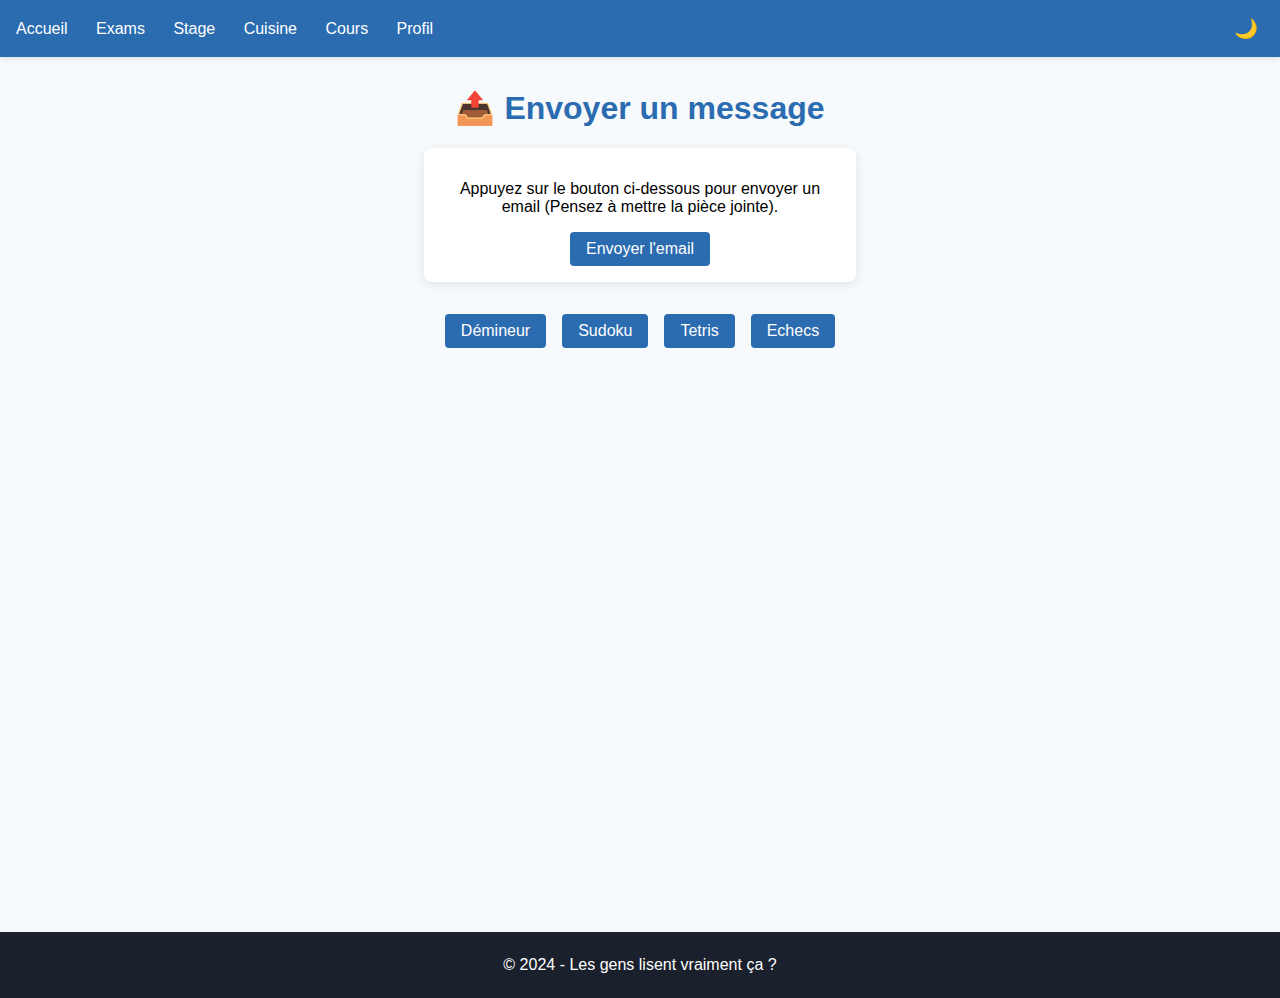
<file: user.html>
<!DOCTYPE html>
<html lang="fr">
<head>
    <meta charset="UTF-8">
    <meta name="viewport" content="width=device-width, initial-scale=1.0">
    <title>Page Utilisateur</title>
    <style>
        /* Mode sombre */
        body.dark-mode {
            background: #1a202c;
            color: black;
        }

        .dark-mode header {
            background: #2d3748;
            color: black;
        }

        .dark-mode .card {
            background: #2d3748;
            border-color: #4a5568;
            color: black;
        }

        .dark-mode footer {
            background: #2d3748;
            color: black;
        }

        /* Bouton mode sombre */
        .dark-mode-toggle {
            background: none;
            border: none;
            cursor: pointer;
            font-size: 1.2rem;
            color: black;
        }        

        body {
            font-family: 'Segoe UI', sans-serif;
            margin: 0;
            padding: 0;
            background: #f7fafc;
        }

        /* Header */
        header {
            background: #2b6cb0;
            padding: 1rem;
            box-shadow: 0 2px 5px rgba(0,0,0,0.1);
            display: flex;
            justify-content: space-between;
            align-items: center;
        }

        /* Footer */
        footer {
            background: #1a202c;
            color: white;
            text-align: center;
            padding: 1.5rem;
            margin-top: 3rem;
        }        

        nav a {
            color: white;
            text-decoration: none;
            margin-right: 1.5rem;
        }

        nav a:hover {
            background: #2c5282;
        }

        /* Bouton mode sombre */
        .dark-mode-toggle {
            background: none;
            border: none;
            color: white;
            cursor: pointer;
            font-size: 1.2rem;
        }

        main {
            max-width: 1200px;
            margin: 2rem auto;
            padding: 0 1rem;
            text-align: center;
        }

        h1 {
            color: #2b6cb0;
        }

        .send-message {
            padding: 1rem;
            margin-top: 1rem;
            border-radius: 8px;
            background: white;
            box-shadow: 0 2px 10px rgba(0,0,0,0.1);
            text-align: center;
            max-width: 400px;
            margin-left: auto;
            margin-right: auto;
        }

        .send-message button {
            background: #2b6cb0;
            color: white;
            padding: 0.5rem 1rem;
            border: none;
            border-radius: 4px;
            cursor: pointer;
            font-size: 1rem;
        }

        .send-message button:hover {
            background: #2c5282;
        }

        footer p {
            margin: 0;
        }

        .page-buttons {
            margin-top: 2rem;
            display: flex;
            justify-content: center;
            gap: 1rem;
        }

        .page-buttons button {
            background: #2b6cb0;
            color: white;
            padding: 0.5rem 1rem;
            border: none;
            border-radius: 4px;
            cursor: pointer;
            font-size: 1rem;
        }

        .page-buttons button:hover {
            background: #2c5282;
        }

        iframe {
            width: 100%;
            height: 500px;
            border: none;
            margin-top: 2rem;
        }
    </style>
</head>
<body>
    <header>
        <nav>
            <a href="/">Accueil</a>
            <a href="exams.html">Exams</a>
            <a href="stage.html">Stage</a>
            <a href="cuisine.html">Cuisine</a>
            <a href="cours.html">Cours</a>
            <a href="user.html">Profil</a>
        </nav>
        <button class="dark-mode-toggle" id="dark-mode-toggle">🌙</button>
    </header>

    <main>
        <h1>📤 Envoyer un message</h1>

        <div class="send-message">
            <p>Appuyez sur le bouton ci-dessous pour envoyer un email (Pensez à mettre la pièce jointe).</p>
            <button onclick="sendEmail()">Envoyer l'email</button>
        </div>

        <div class="page-buttons">
            <button onclick="window.location.href='jeux/demineur/index.html'">Démineur</button>
            <button onclick="window.location.href='jeux/Sudoku/index.html'">Sudoku</button>
            <button onclick="window.location.href='jeux/Tetris/index.html'">Tetris</button>
            <button onclick="window.location.href='jeux/echecs/main.html'">Echecs</button>
            <!-- <button onclick="window.location.href='user.html'">Profil</button> -->
        </div>

        <iframe id="myIframe" src="https://www.jetpunk.com/series/1369880/ingenierie" frameborder="0" title="Quiz d'ingénierie"></iframe>
    </main>

    <footer>
        <p>© 2024 - Les gens lisent vraiment ça ?</p>
    </footer>

    <script>
        // Gestion du mode sombre
        const darkModeToggle = document.getElementById('dark-mode-toggle');
        const body = document.body;

        // Vérifier le cookie au chargement
        if (document.cookie.includes('darkMode=true')) {
            body.classList.add('dark-mode');
            darkModeToggle.textContent = '☀️';
        }

        // Basculer le mode sombre
        darkModeToggle.addEventListener('click', () => {
            body.classList.toggle('dark-mode');
            const isDarkMode = body.classList.contains('dark-mode');
            darkModeToggle.textContent = isDarkMode ? '☀️' : '🌙';
            
            // Enregistrer dans un cookie (valide 30 jours)
            document.cookie = `darkMode=${isDarkMode}; path=/; max-age=${30 * 24 * 60 * 60}`;
        });

        function sendEmail() {
            const email = "guilhem.desarcy-lemiere@2027.icam.fr";
            const subject = "Envoi de fichiers";
            const body = "Fichiers à ajouter.";

            // Construire l'URL mailto
            const mailtoLink = `mailto:${email}?subject=${encodeURIComponent(subject)}&body=${encodeURIComponent(body)}`;

            // Ouvrir le client mail de l'utilisateur avec le mail pré-rempli
            window.location.href = mailtoLink;
        }
    </script>
</body>
</html>
</file>
